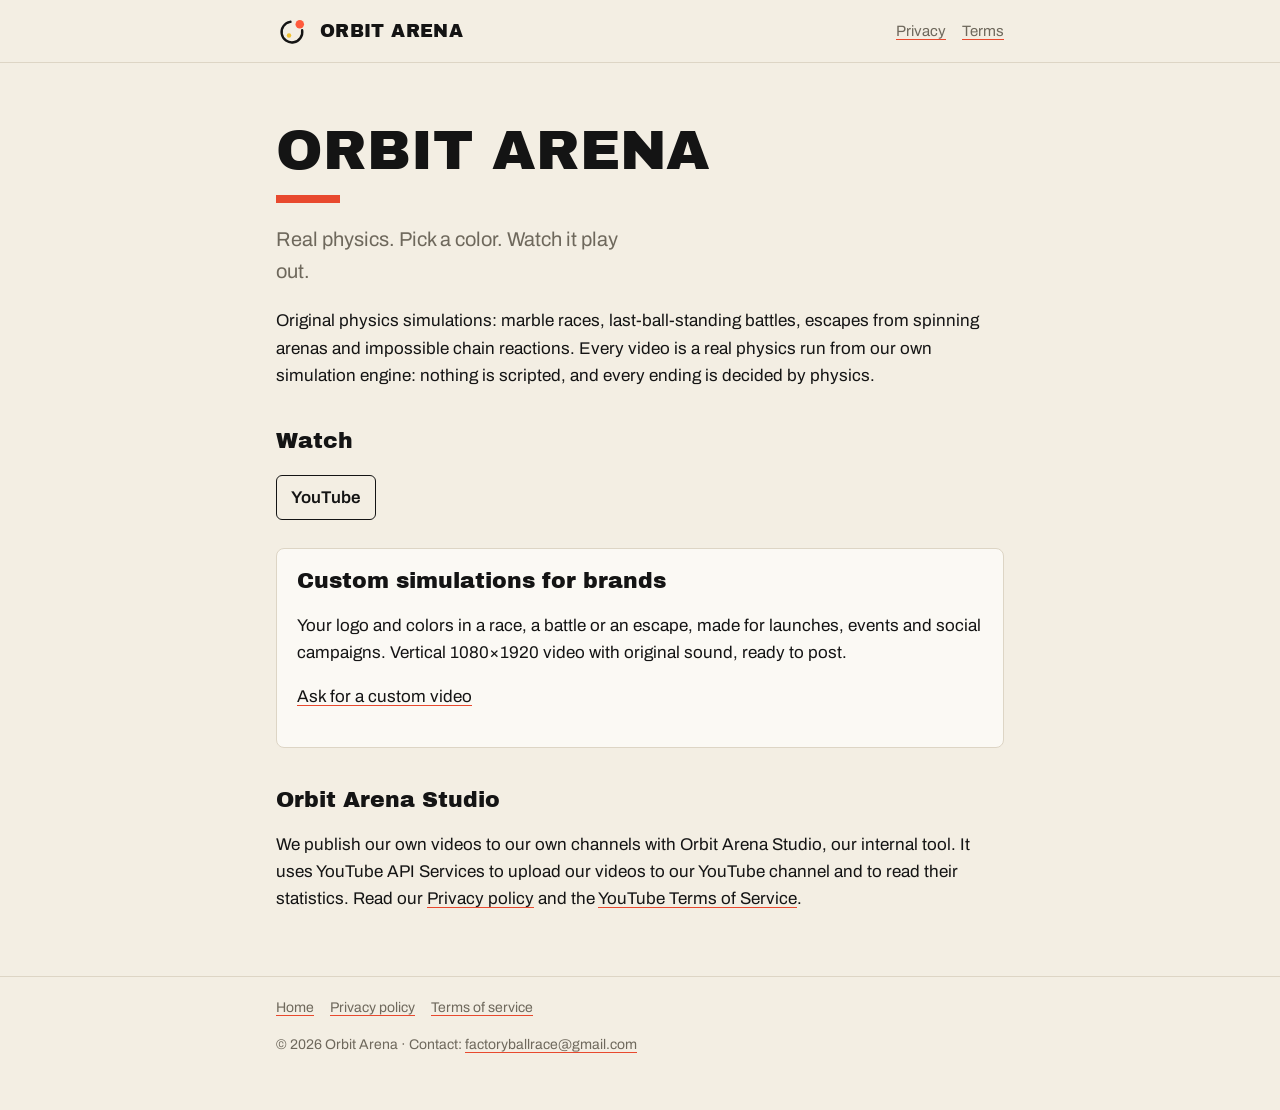
<file: index.html>
<!doctype html>
<html lang="en">
<head>
<meta charset="utf-8">
<meta name="viewport" content="width=device-width, initial-scale=1">
<title>Orbit Arena — Real physics. Pick a color. Watch it play out.</title>
<meta name="description" content="Orbit Arena — Real physics. Pick a color. Watch it play out.">
<link rel="icon" href="icon.png">
<link rel="stylesheet" href="style.css">
</head>
<body>
<header class="top">
  <div class="wrap">
    <a class="brand" href="index.html" aria-label="Orbit Arena home">
      <svg viewBox="0 0 256 256" aria-hidden="true"><circle cx="120" cy="136" r="78" fill="none" stroke="currentColor" stroke-width="18" stroke-linecap="round" stroke-dasharray="368 122" transform="rotate(-10 120 136)"/><circle cx="98" cy="162" r="17" fill="#F2C230"/><circle cx="179" cy="77" r="32" fill="#FF5A3C"/></svg>
      <span>ORBIT ARENA</span>
    </a>
    <nav><a href="privacy.html">Privacy</a><a href="terms.html">Terms</a></nav>
  </div>
</header>
<main class="wrap">
<h1>Orbit Arena</h1>
<div class="bar"></div>
<p class="lead">Real physics. Pick a color. Watch it play out.</p>
<p>Original physics simulations: marble races, last-ball-standing battles, escapes from spinning arenas and
impossible chain reactions. Every video is a real physics run from our own simulation engine: nothing is
scripted, and every ending is decided by physics.</p>

<h2>Watch</h2>
<ul class="links"><li><a href="https://www.youtube.com/@orbitarenatv" rel="me">YouTube</a></li></ul>

<div class="card">
  <h2 style="margin-top:0">Custom simulations for brands</h2>
  <p>Your logo and colors in a race, a battle or an escape, made for launches, events and social campaigns.
  Vertical 1080×1920 video with original sound, ready to post.</p>
  <p><a href="mailto:factoryballrace@gmail.com?subject=Custom%20simulation">Ask for a custom video</a></p>
</div>

<h2>Orbit Arena Studio</h2>
<p>We publish our own videos to our own channels with Orbit Arena Studio, our internal tool. It uses
YouTube API Services to upload our videos to our YouTube channel and to read their statistics. Read our
<a href="privacy.html">Privacy policy</a> and the <a href="https://www.youtube.com/t/terms">YouTube Terms of Service</a>.</p>

</main>
<footer>
  <div class="wrap">
    <a href="index.html">Home</a><a href="privacy.html">Privacy policy</a><a href="terms.html">Terms of service</a>
    <p>© 2026 Orbit Arena · Contact: <a href="mailto:factoryballrace@gmail.com">factoryballrace@gmail.com</a></p>
  </div>
</footer>
</body>
</html>
</file>
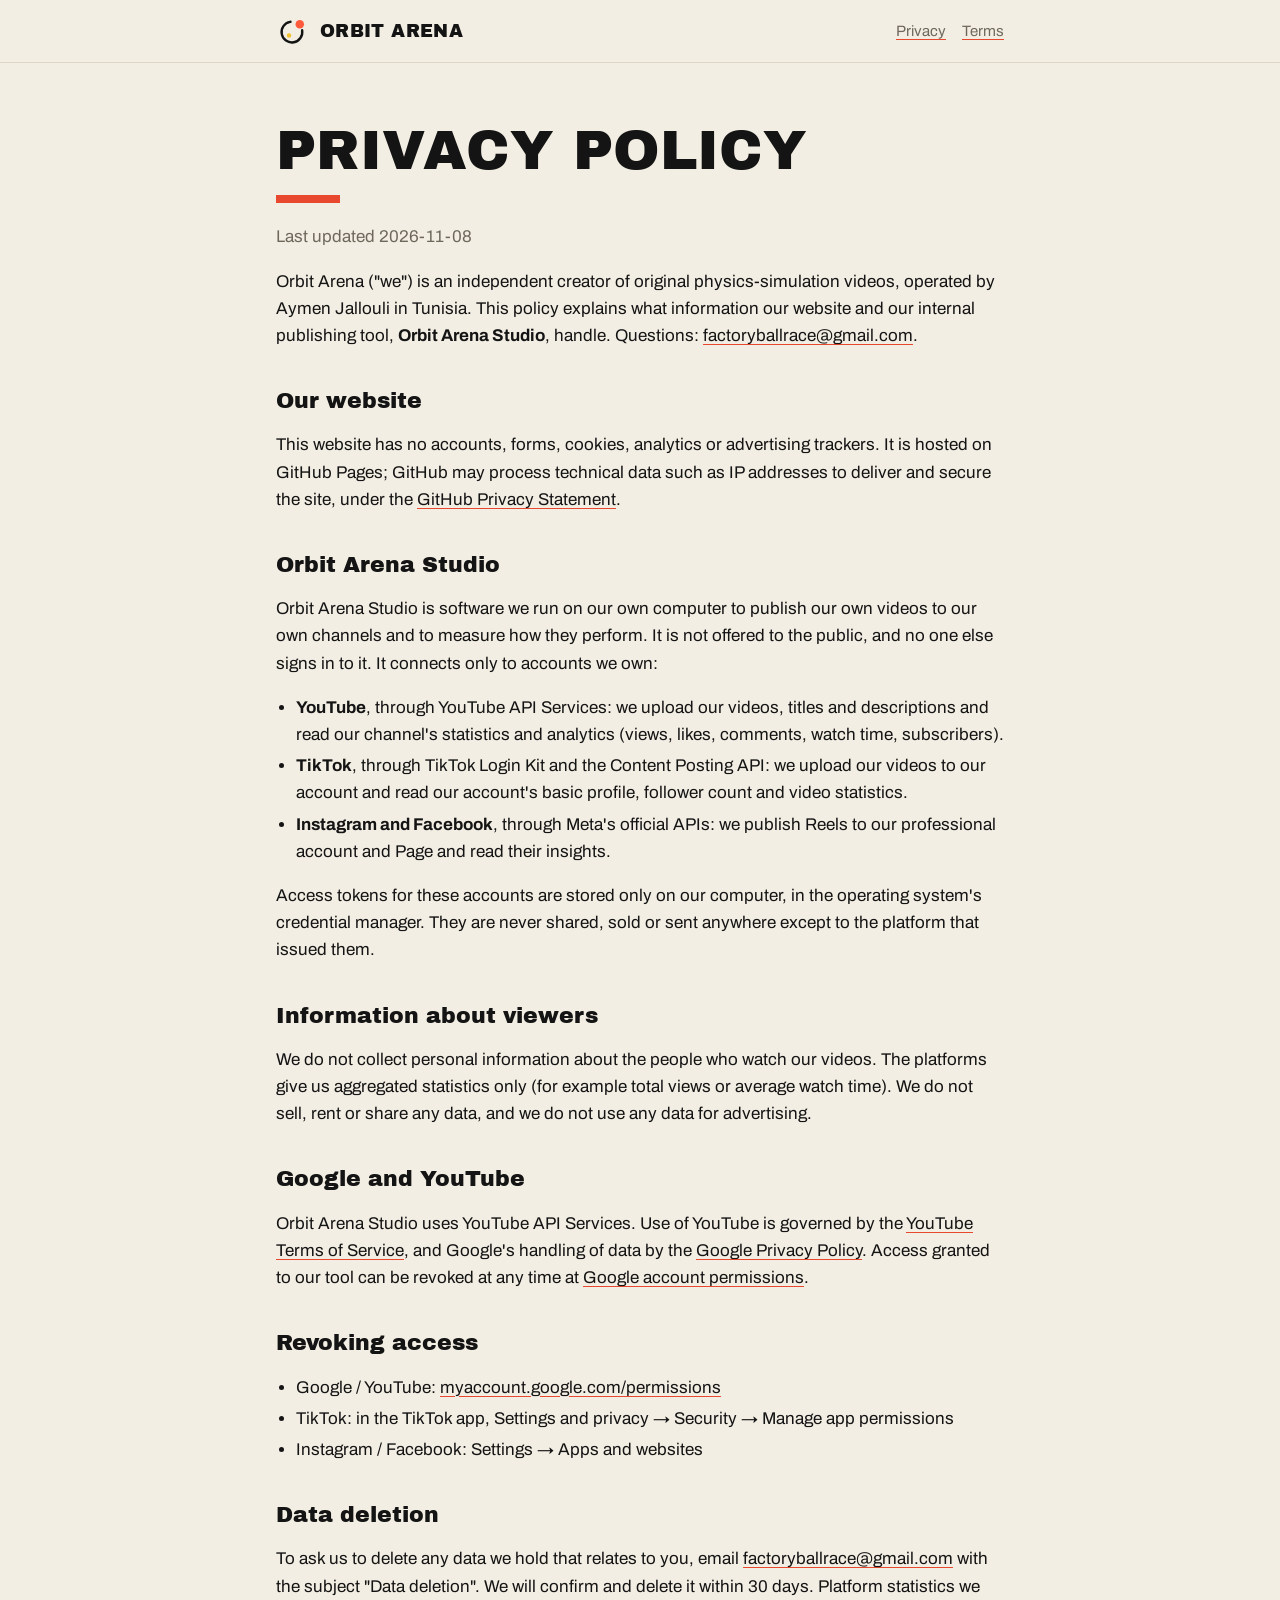
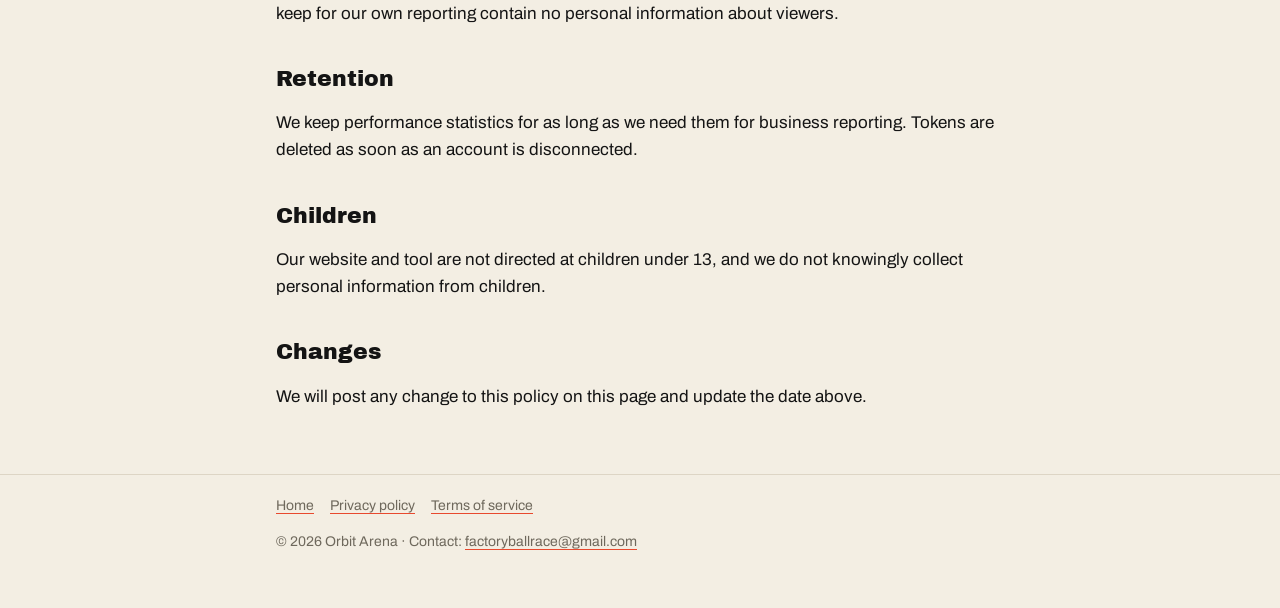
<file: privacy.html>
<!doctype html>
<html lang="en">
<head>
<meta charset="utf-8">
<meta name="viewport" content="width=device-width, initial-scale=1">
<title>Privacy policy — Orbit Arena</title>
<meta name="description" content="Orbit Arena — Real physics. Pick a color. Watch it play out.">
<link rel="icon" href="icon.png">
<link rel="stylesheet" href="style.css">
</head>
<body>
<header class="top">
  <div class="wrap">
    <a class="brand" href="index.html" aria-label="Orbit Arena home">
      <svg viewBox="0 0 256 256" aria-hidden="true"><circle cx="120" cy="136" r="78" fill="none" stroke="currentColor" stroke-width="18" stroke-linecap="round" stroke-dasharray="368 122" transform="rotate(-10 120 136)"/><circle cx="98" cy="162" r="17" fill="#F2C230"/><circle cx="179" cy="77" r="32" fill="#FF5A3C"/></svg>
      <span>ORBIT ARENA</span>
    </a>
    <nav><a href="privacy.html">Privacy</a><a href="terms.html">Terms</a></nav>
  </div>
</header>
<main class="wrap">
<h1>Privacy policy</h1>
<div class="bar"></div>
<p class="muted">Last updated 2026-11-08</p>

<p>Orbit Arena ("we") is an independent creator of original physics-simulation videos, operated by
Aymen Jallouli in Tunisia. This policy explains what information our website and our internal publishing
tool, <strong>Orbit Arena Studio</strong>, handle. Questions: <a href="mailto:factoryballrace@gmail.com">factoryballrace@gmail.com</a>.</p>

<h2>Our website</h2>
<p>This website has no accounts, forms, cookies, analytics or advertising trackers. It is hosted on GitHub
Pages; GitHub may process technical data such as IP addresses to deliver and secure the site, under the
<a href="https://docs.github.com/en/site-policy/privacy-policies/github-general-privacy-statement">GitHub
Privacy Statement</a>.</p>

<h2>Orbit Arena Studio</h2>
<p>Orbit Arena Studio is software we run on our own computer to publish our own videos to our own channels
and to measure how they perform. It is not offered to the public, and no one else signs in to it. It
connects only to accounts we own:</p>
<ul>
  <li><strong>YouTube</strong>, through YouTube API Services: we upload our videos, titles and descriptions
  and read our channel's statistics and analytics (views, likes, comments, watch time, subscribers).</li>
  <li><strong>TikTok</strong>, through TikTok Login Kit and the Content Posting API: we upload our videos to
  our account and read our account's basic profile, follower count and video statistics.</li>
  <li><strong>Instagram and Facebook</strong>, through Meta's official APIs: we publish Reels to our
  professional account and Page and read their insights.</li>
</ul>
<p>Access tokens for these accounts are stored only on our computer, in the operating system's credential
manager. They are never shared, sold or sent anywhere except to the platform that issued them.</p>

<h2>Information about viewers</h2>
<p>We do not collect personal information about the people who watch our videos. The platforms give us
aggregated statistics only (for example total views or average watch time). We do not sell, rent or share
any data, and we do not use any data for advertising.</p>

<h2>Google and YouTube</h2>
<p>Orbit Arena Studio uses YouTube API Services. Use of YouTube is governed by the
<a href="https://www.youtube.com/t/terms">YouTube Terms of Service</a>, and Google's handling of data by the
<a href="https://policies.google.com/privacy">Google Privacy Policy</a>. Access granted to our tool can be
revoked at any time at <a href="https://myaccount.google.com/permissions">Google account permissions</a>.</p>

<h2>Revoking access</h2>
<ul>
  <li>Google / YouTube: <a href="https://myaccount.google.com/permissions">myaccount.google.com/permissions</a></li>
  <li>TikTok: in the TikTok app, Settings and privacy → Security → Manage app permissions</li>
  <li>Instagram / Facebook: Settings → Apps and websites</li>
</ul>

<h2 id="data-deletion">Data deletion</h2>
<p>To ask us to delete any data we hold that relates to you, email <a href="mailto:factoryballrace@gmail.com">factoryballrace@gmail.com</a>
with the subject "Data deletion". We will confirm and delete it within 30 days. Platform statistics we keep
for our own reporting contain no personal information about viewers.</p>

<h2>Retention</h2>
<p>We keep performance statistics for as long as we need them for business reporting. Tokens are deleted
as soon as an account is disconnected.</p>

<h2>Children</h2>
<p>Our website and tool are not directed at children under 13, and we do not knowingly collect personal
information from children.</p>

<h2>Changes</h2>
<p>We will post any change to this policy on this page and update the date above.</p>

</main>
<footer>
  <div class="wrap">
    <a href="index.html">Home</a><a href="privacy.html">Privacy policy</a><a href="terms.html">Terms of service</a>
    <p>© 2026 Orbit Arena · Contact: <a href="mailto:factoryballrace@gmail.com">factoryballrace@gmail.com</a></p>
  </div>
</footer>
</body>
</html>
</file>
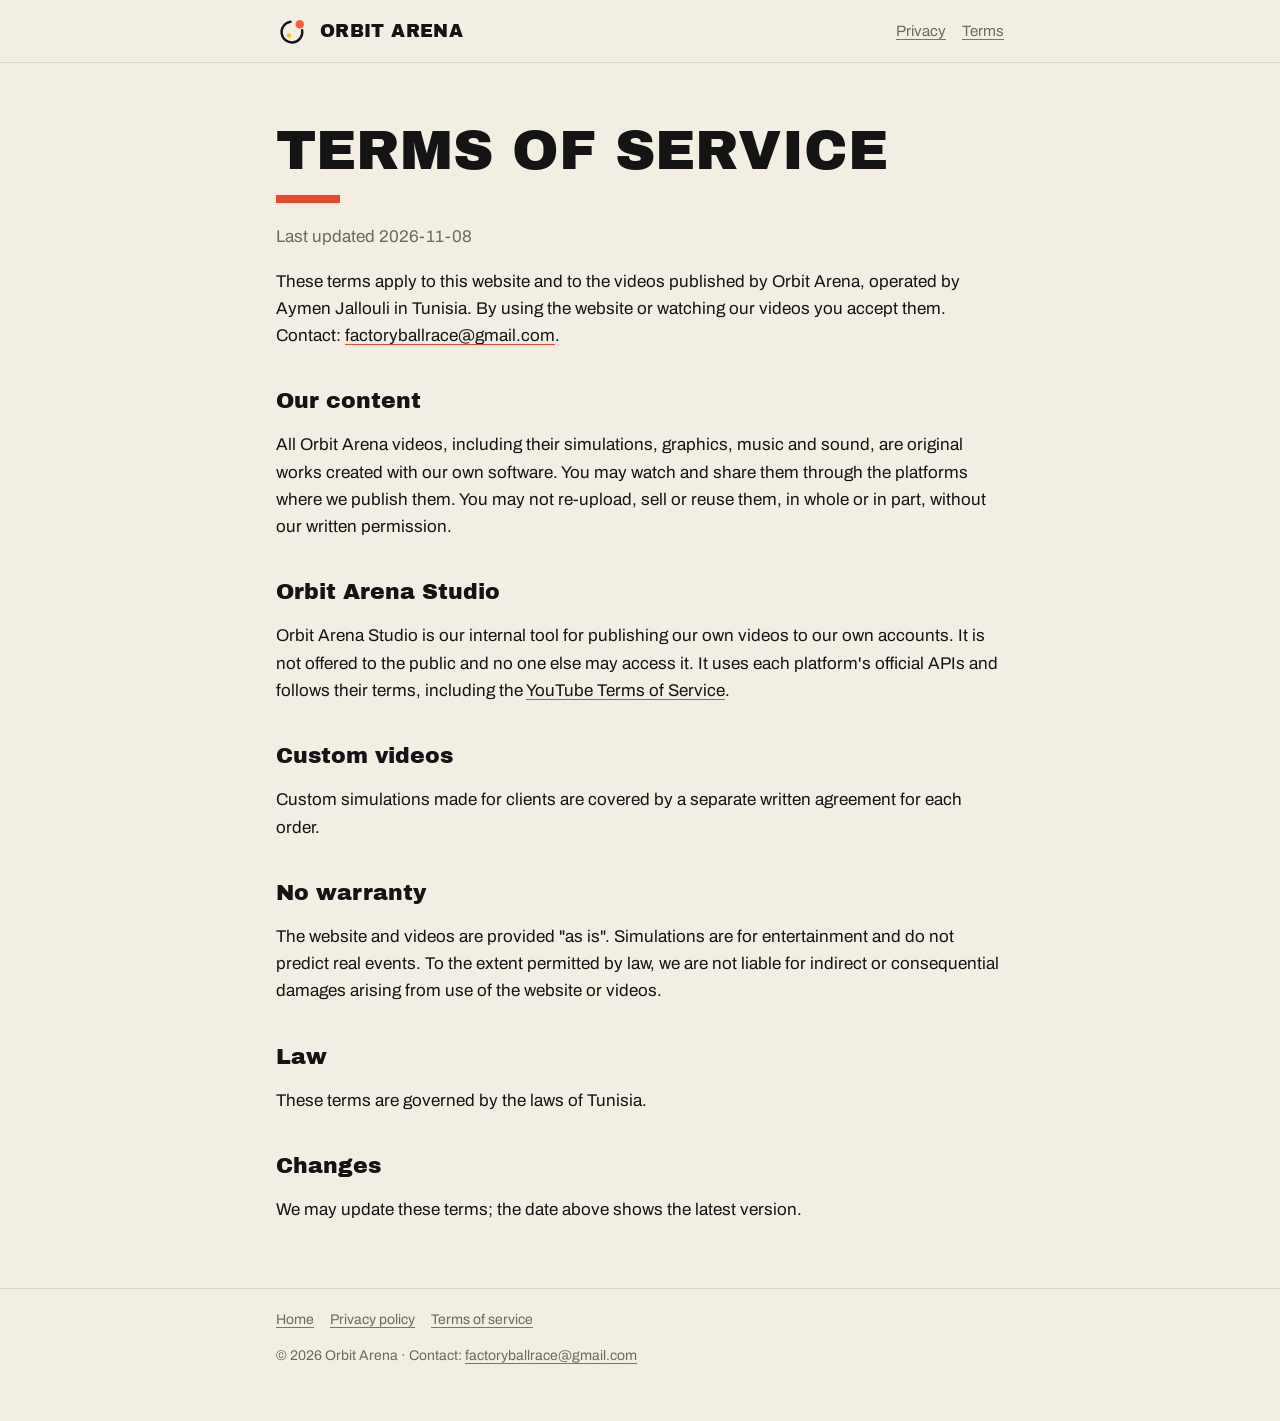
<file: terms.html>
<!doctype html>
<html lang="en">
<head>
<meta charset="utf-8">
<meta name="viewport" content="width=device-width, initial-scale=1">
<title>Terms of service — Orbit Arena</title>
<meta name="description" content="Orbit Arena — Real physics. Pick a color. Watch it play out.">
<link rel="icon" href="icon.png">
<link rel="stylesheet" href="style.css">
</head>
<body>
<header class="top">
  <div class="wrap">
    <a class="brand" href="index.html" aria-label="Orbit Arena home">
      <svg viewBox="0 0 256 256" aria-hidden="true"><circle cx="120" cy="136" r="78" fill="none" stroke="currentColor" stroke-width="18" stroke-linecap="round" stroke-dasharray="368 122" transform="rotate(-10 120 136)"/><circle cx="98" cy="162" r="17" fill="#F2C230"/><circle cx="179" cy="77" r="32" fill="#FF5A3C"/></svg>
      <span>ORBIT ARENA</span>
    </a>
    <nav><a href="privacy.html">Privacy</a><a href="terms.html">Terms</a></nav>
  </div>
</header>
<main class="wrap">
<h1>Terms of service</h1>
<div class="bar"></div>
<p class="muted">Last updated 2026-11-08</p>

<p>These terms apply to this website and to the videos published by Orbit Arena, operated by Aymen Jallouli in
Tunisia. By using the website or watching our videos you accept them. Contact:
<a href="mailto:factoryballrace@gmail.com">factoryballrace@gmail.com</a>.</p>

<h2>Our content</h2>
<p>All Orbit Arena videos, including their simulations, graphics, music and sound, are original works created
with our own software. You may watch and share them through the platforms where we publish them. You may
not re-upload, sell or reuse them, in whole or in part, without our written permission.</p>

<h2>Orbit Arena Studio</h2>
<p>Orbit Arena Studio is our internal tool for publishing our own videos to our own accounts. It is not
offered to the public and no one else may access it. It uses each platform's official APIs and follows
their terms, including the <a href="https://www.youtube.com/t/terms">YouTube Terms of Service</a>.</p>

<h2>Custom videos</h2>
<p>Custom simulations made for clients are covered by a separate written agreement for each order.</p>

<h2>No warranty</h2>
<p>The website and videos are provided "as is". Simulations are for entertainment and do not predict real
events. To the extent permitted by law, we are not liable for indirect or consequential damages arising
from use of the website or videos.</p>

<h2>Law</h2>
<p>These terms are governed by the laws of Tunisia.</p>

<h2>Changes</h2>
<p>We may update these terms; the date above shows the latest version.</p>

</main>
<footer>
  <div class="wrap">
    <a href="index.html">Home</a><a href="privacy.html">Privacy policy</a><a href="terms.html">Terms of service</a>
    <p>© 2026 Orbit Arena · Contact: <a href="mailto:factoryballrace@gmail.com">factoryballrace@gmail.com</a></p>
  </div>
</footer>
</body>
</html>
</file>
<file: style.css>
@font-face { font-family: 'Archivo Black'; src: url('fonts/ArchivoBlack-Regular.ttf') format('truetype'); font-display: swap; }
@font-face { font-family: 'Archivo'; src: url('fonts/Archivo-Variable.ttf') format('truetype'); font-weight: 100 900; font-display: swap; }

:root {
  --paper: #F3EEE3;
  --surface: #FBF9F4;
  --ink: #141414;
  --muted: #6E685C;
  --line: #DDD5C5;
  --coral: #E8492E;
}
@media (prefers-color-scheme: dark) {
  :root { --paper: #17171A; --surface: #202024; --ink: #F4F1EA; --muted: #9C978C; --line: #34343A; --coral: #FF5A3C; }
}

* { box-sizing: border-box; }
html { -webkit-text-size-adjust: 100%; }
body {
  margin: 0;
  background: var(--paper);
  color: var(--ink);
  font: 17px/1.6 'Archivo', system-ui, sans-serif;
}
a { color: inherit; text-decoration-color: var(--coral); text-underline-offset: 3px; }
a:hover { color: var(--coral); }
.wrap { max-width: 760px; margin: 0 auto; padding: 0 16px; }

header.top { border-bottom: 1px solid var(--line); }
header.top .wrap { display: flex; align-items: center; justify-content: space-between; gap: 12px; padding-top: 14px; padding-bottom: 14px; }
.brand { display: flex; align-items: center; gap: 10px; text-decoration: none; }
.brand svg { width: 34px; height: 34px; flex: none; }
.brand span { font: 18px/1 'Archivo Black', sans-serif; letter-spacing: 0.02em; }
nav a { margin-left: 16px; font-size: 15px; color: var(--muted); }

h1, h2, h3 { font-family: 'Archivo Black', sans-serif; font-weight: 400; line-height: 1.15; }
h1 { font-size: clamp(34px, 7vw, 56px); margin: 56px 0 12px; text-transform: uppercase; }
h2 { font-size: 22px; margin: 40px 0 8px; }
h3 { font-size: 17px; margin: 24px 0 4px; }
.bar { width: 64px; height: 8px; background: var(--coral); margin: 0 0 20px; }
.lead { font-size: 20px; color: var(--muted); max-width: 34ch; }
.muted { color: var(--muted); }
.card { background: var(--surface); border: 1px solid var(--line); border-radius: 8px; padding: 20px; margin: 24px 0; }
ul { padding-left: 20px; }
li { margin: 4px 0; }
.links { display: flex; flex-wrap: wrap; gap: 10px; padding: 0; list-style: none; }
.links a { display: inline-block; border: 1px solid var(--ink); border-radius: 6px; padding: 8px 14px; text-decoration: none; font-weight: 600; }
.links a:hover { border-color: var(--coral); }
footer { border-top: 1px solid var(--line); margin-top: 64px; padding: 20px 0 40px; font-size: 14px; color: var(--muted); }
footer a { margin-right: 16px; }
</file>
